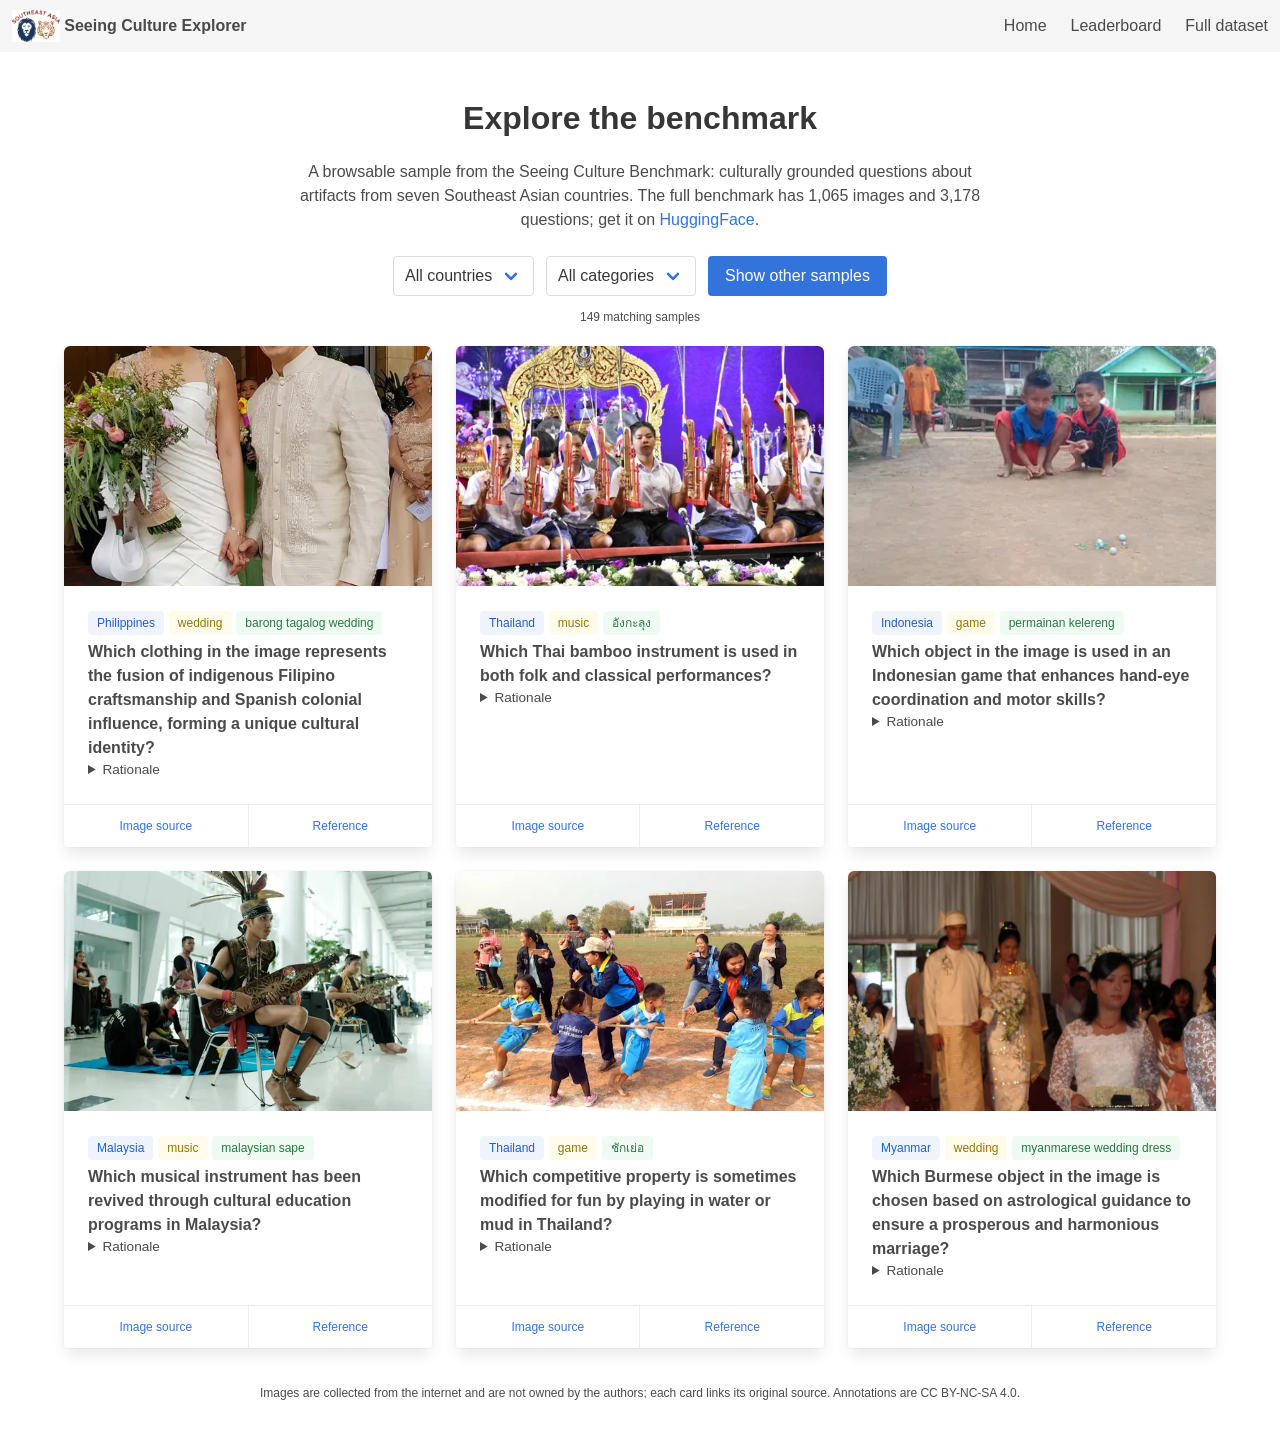
<file: visualizer/explore.html>
<!DOCTYPE html>
<html lang="en">
<head>
  <meta charset="utf-8">
  <meta name="viewport" content="width=device-width, initial-scale=1">
  <title>Seeing Culture Explorer</title>
  <meta name="description" content="Browse real samples from the Seeing Culture Benchmark: culturally grounded questions and images from seven Southeast Asian countries.">
  <link rel="canonical" href="https://seeingculture-benchmark.github.io/visualizer/explore.html">
  <link rel="icon" href="../static/images/favicon.png">
  <link rel="stylesheet" href="../static/css/bulma.min.css">
  <style>
    .scb-card img { width: 100%; height: 240px; object-fit: cover; border-radius: 6px 6px 0 0; }
    .scb-card { height: 100%; display: flex; flex-direction: column; }
    .scb-card .card-content { flex-grow: 1; }
    .scb-chips .tag { margin-right: 0.3rem; margin-bottom: 0.3rem; }
    .scb-question { font-weight: 600; }
    .scb-rationale { font-size: 0.85rem; }
  </style>
  <script src="data/data_public.js" defer></script>
</head>
<body>

<nav class="navbar is-light" role="navigation" aria-label="main navigation">
  <div class="navbar-brand">
    <a class="navbar-item" href="../index.html">
      <img src="../static/images/logo-sea-white.webp" alt="Seeing Culture logo" style="max-height: 2rem;">
      <b>&nbsp;Seeing Culture Explorer</b>
    </a>
  </div>
  <div class="navbar-menu is-active">
    <div class="navbar-end">
      <a class="navbar-item" href="../index.html">Home</a>
      <a class="navbar-item" href="../index.html#leaderboard">Leaderboard</a>
      <a class="navbar-item" href="https://huggingface.co/datasets/Multimedia-SMU/seeingculture-benchmark">Full dataset</a>
    </div>
  </div>
</nav>

<section class="section">
  <div class="container">
    <h1 class="title is-3 has-text-centered">Explore the benchmark</h1>
    <p class="has-text-centered" style="max-width: 720px; margin: 0 auto 1.5rem;">
      A browsable sample from the Seeing Culture Benchmark: culturally grounded questions
      about artifacts from seven Southeast Asian countries. The full benchmark has 1,065 images and 3,178 questions;
      get it on <a href="https://huggingface.co/datasets/Multimedia-SMU/seeingculture-benchmark">HuggingFace</a>.
    </p>

    <div class="field is-grouped is-grouped-centered is-grouped-multiline">
      <div class="control">
        <div class="select"><select id="filter-country"><option value="">All countries</option></select></div>
      </div>
      <div class="control">
        <div class="select"><select id="filter-category"><option value="">All categories</option></select></div>
      </div>
      <div class="control">
        <button class="button is-link" id="refresh-btn">Show other samples</button>
      </div>
    </div>
    <p class="has-text-centered is-size-7" id="pool-count"></p>

    <div class="columns is-multiline" id="cards" style="margin-top: 0.5rem;"></div>

    <p class="has-text-centered is-size-7" style="margin-top: 1.5rem;">
      Images are collected from the internet and are not owned by the authors; each card links its original source.
      Annotations are CC BY-NC-SA 4.0.
    </p>
  </div>
</section>

<script>
document.addEventListener("DOMContentLoaded", function() {
  if (typeof scb_data === "undefined") { return; }
  var all = Object.values(scb_data);
  var countrySel = document.getElementById("filter-country");
  var categorySel = document.getElementById("filter-category");
  var cards = document.getElementById("cards");
  var poolCount = document.getElementById("pool-count");

  function uniq(key) {
    return Array.from(new Set(all.map(function(d) { return d[key]; }))).sort();
  }
  uniq("country").forEach(function(v) {
    countrySel.insertAdjacentHTML("beforeend", '<option value="' + v + '">' + v + "</option>");
  });
  uniq("category").forEach(function(v) {
    categorySel.insertAdjacentHTML("beforeend", '<option value="' + v + '">' + v + "</option>");
  });

  function esc(s) {
    var div = document.createElement("div");
    div.textContent = s || "";
    return div.innerHTML.replace(/"/g, "&quot;").replace(/'/g, "&#39;");
  }

  function render() {
    var pool = all.filter(function(d) {
      return d.question
          && (!countrySel.value || d.country === countrySel.value)
          && (!categorySel.value || d.category === categorySel.value);
    });
    poolCount.textContent = pool.length + " matching samples";
    var picks = pool.slice().sort(function() { return Math.random() - 0.5; }).slice(0, 6);
    cards.innerHTML = "";
    picks.forEach(function(d) {
      cards.insertAdjacentHTML("beforeend",
        '<div class="column is-one-third">'
        + '<div class="card scb-card">'
        + '<img src="' + d.image + '" alt="' + esc(d.concept) + '" loading="lazy">'
        + '<div class="card-content">'
        + '<div class="scb-chips">'
        + '<span class="tag is-link is-light">' + esc(d.country) + '</span>'
        + '<span class="tag is-warning is-light">' + esc(d.category) + '</span>'
        + '<span class="tag is-success is-light">' + esc(d.concept) + '</span>'
        + '</div>'
        + '<p class="scb-question">' + esc(d.question) + '</p>'
        + (d.rationale ? '<details class="scb-rationale"><summary>Rationale</summary><p>' + esc(d.rationale) + '</p></details>' : '')
        + '</div>'
        + '<footer class="card-footer">'
        + '<a class="card-footer-item is-size-7" href="' + esc(d.source) + '">Image source</a>'
        + (d.reference ? '<a class="card-footer-item is-size-7" href="' + esc(d.reference) + '">Reference</a>' : '')
        + '</footer>'
        + '</div></div>');
    });
  }

  countrySel.addEventListener("change", render);
  categorySel.addEventListener("change", render);
  document.getElementById("refresh-btn").addEventListener("click", render);
  render();
});
</script>
</body>
</html>
</file>
